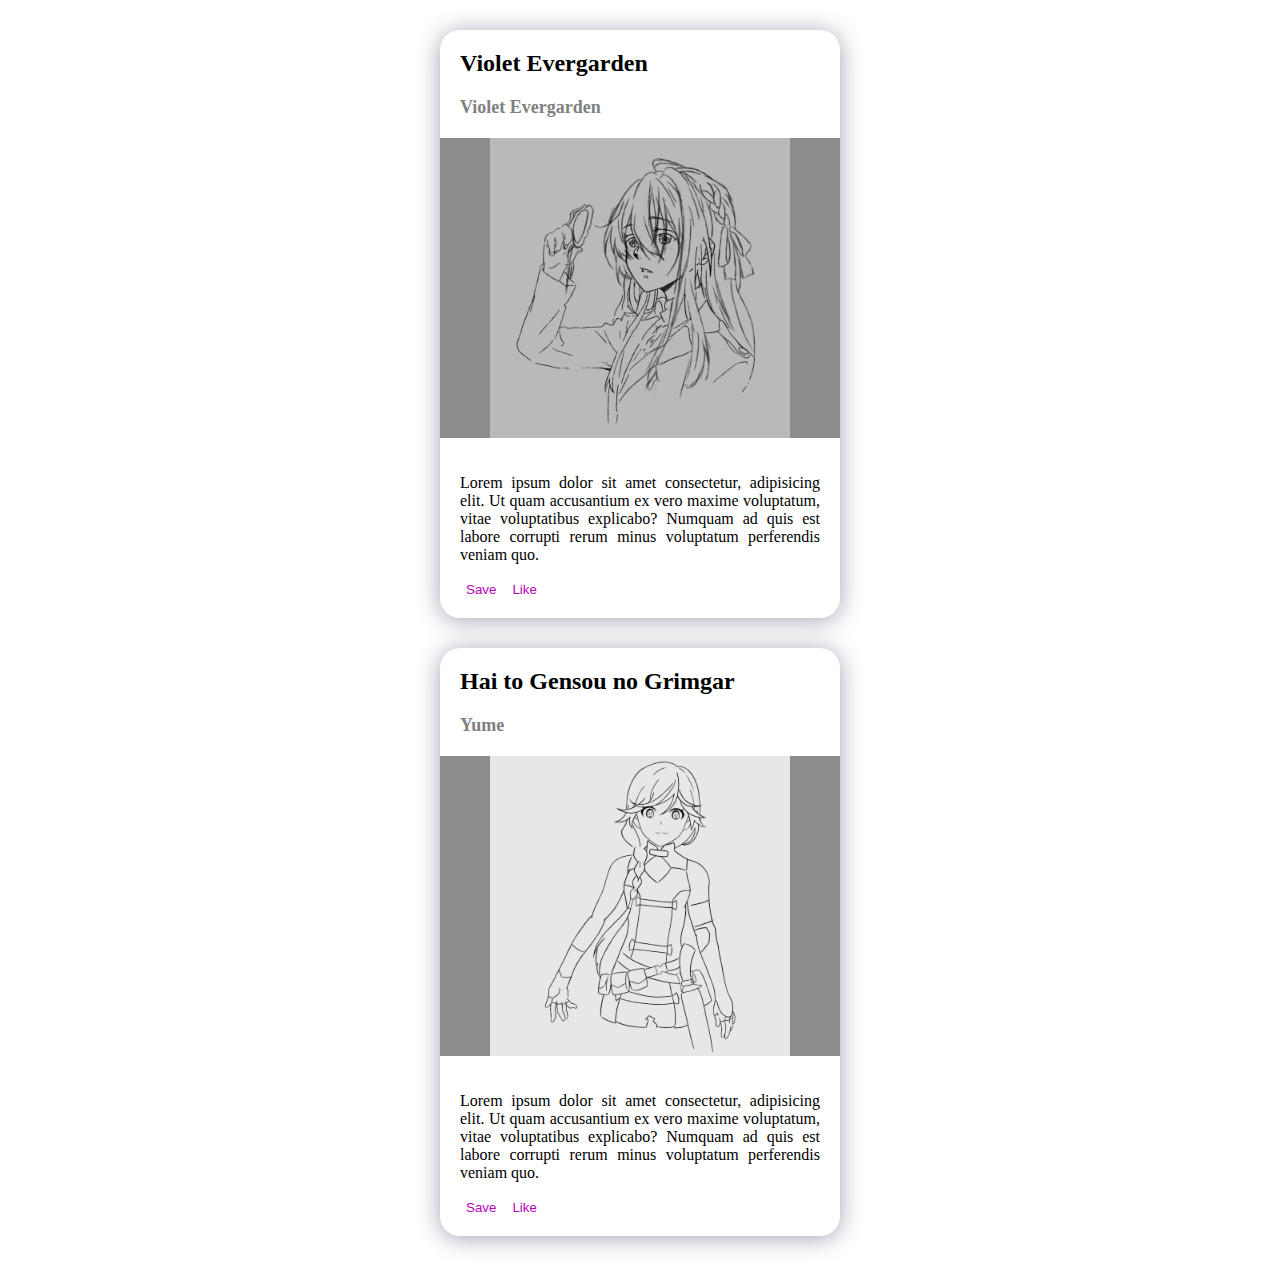
<file: projects/cards/index.html>
<!DOCTYPE html>
<html lang="pt-br">
<head>
    <meta charset="UTF-8">
    <meta http-equiv="X-UA-Compatible" content="IE=edge">
    <meta name="viewport" content="width=device-width, initial-scale=1.0">
    <link rel="stylesheet" href="style.css">
    <title>Card Prototype</title>
</head>
<body>
    <div class="card">
        <div class="card-body">
            <div class="top-card">
                <h2 class="tittle">Violet Evergarden</h2>
                <span class="top-text">Violet Evergarden</span>
            </div>
            <div class="media-card"></div>
            <div class="bottom-card">
                <p class="bottom-text">Lorem ipsum dolor sit amet consectetur, adipisicing elit. Ut quam accusantium ex vero maxime voluptatum, vitae voluptatibus explicabo? Numquam ad quis est labore corrupti rerum minus voluptatum perferendis veniam quo.</p>
                <div class="actions-card">
                    <button class="actions">Save</button>
                    <button class="actions">Like</button>
                </div>
            </div>
        </div>
    </div>

    <div class="card1">
        <div class="card-body">
            <div class="top-card">
                <h2 class="tittle">Hai to Gensou no Grimgar</h2>
                <span class="top-text">Yume</span>
            </div>
            <div class="media-card1"></div>
            <div class="bottom-card">
                <p class="bottom-text">Lorem ipsum dolor sit amet consectetur, adipisicing elit. Ut quam accusantium ex vero maxime voluptatum, vitae voluptatibus explicabo? Numquam ad quis est labore corrupti rerum minus voluptatum perferendis veniam quo.</p>
                <div class="actions-card">
                    <button class="actions">Save</button>
                    <button class="actions">Like</button>
                </div>
            </div>
        </div>
    </div>
</body>
</html>
</file>
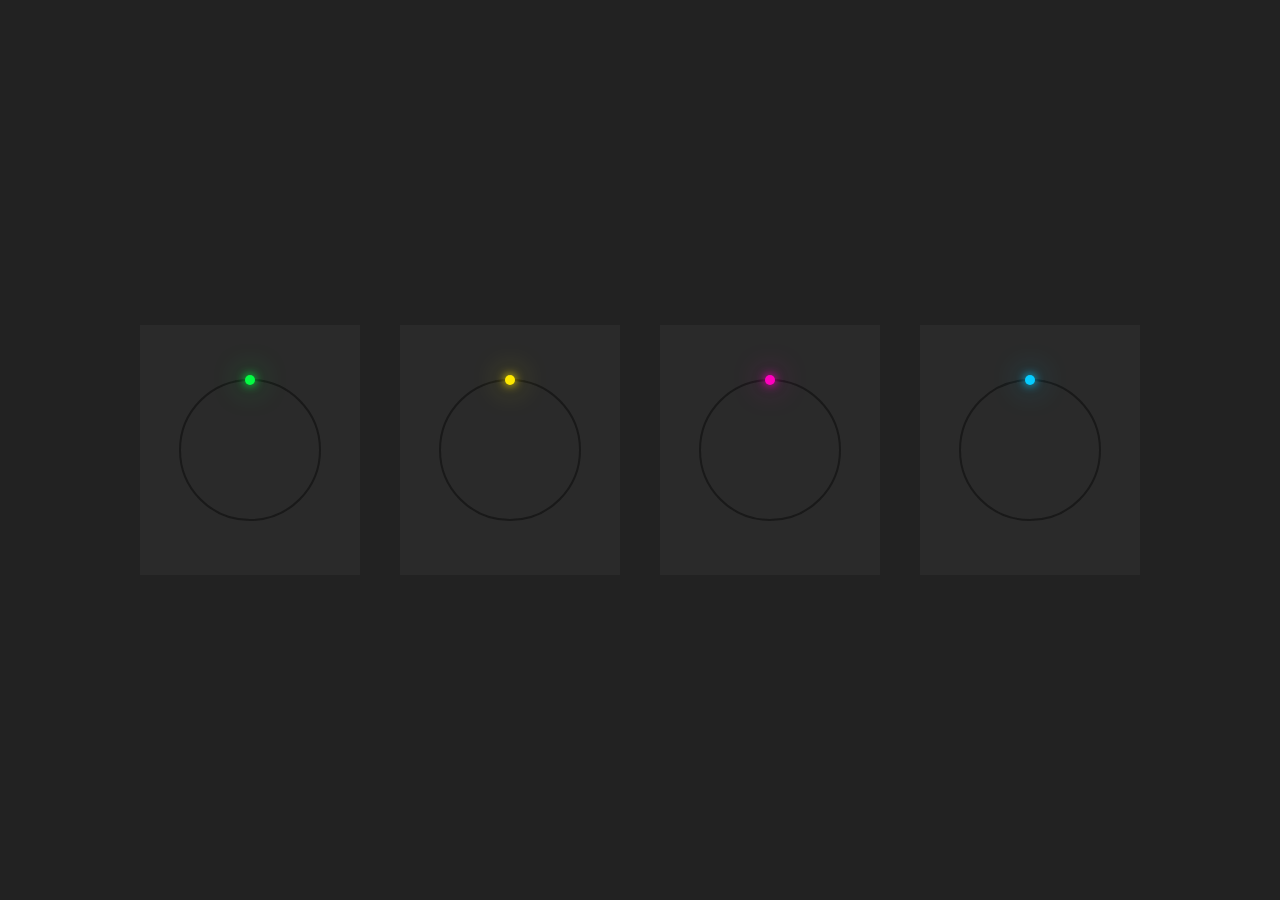
<file: projects/progress/index.html>
<!DOCTYPE html>
<html lang="en">
<head>
    <meta charset="UTF-8">
    <meta http-equiv="X-UA-Compatible" content="IE=edge">
    <meta name="viewport" content="width=device-width, initial-scale=1.0">
    <link rel="stylesheet" href="style.css">
    <title>Progress</title>
</head>
<body>
    <div class="container">
        <div class="card">
            <div class="percent" style="--clr:#04fc43;--num:85;">
                <div class="dot"></div>
                <svg>
                    <circle cx="70" cy="70" r="70"></circle>
                    <circle cx="70" cy="70" r="70"></circle>
                </svg>
                <div class="number">
                    <h2>85<span>%</span></h2>
                    <p>Html</p>
                </div>
            </div>
        </div>

        <div class="card">
            <div class="percent" style="--clr:#fee800;--num:75;">
                <div class="dot"></div>
                <svg>
                    <circle cx="70" cy="70" r="70"></circle>
                    <circle cx="70" cy="70" r="70"></circle>
                </svg>
                <div class="number">
                    <h2>75<span>%</span></h2>
                    <p>Krita</p>
                </div>
            </div>
        </div>

        <div class="card">
            <div class="percent" style="--clr:#ff00be;--num:60;">
                <div class="dot"></div>
                <svg>
                    <circle cx="70" cy="70" r="70"></circle>
                    <circle cx="70" cy="70" r="70"></circle>
                </svg>
                <div class="number">
                    <h2>60<span>%</span></h2>
                    <p>Css</p>
                </div>
            </div>
        </div>

        <div class="card">
            <div class="percent" style="--clr:#06ccff;--num:15;">
                <div class="dot"></div>
                <svg>
                    <circle cx="70" cy="70" r="70"></circle>
                    <circle cx="70" cy="70" r="70"></circle>
                </svg>
                <div class="number">
                    <h2>15<span>%</span></h2>
                    <p>Javascript</p>
                </div>
            </div>
        </div>

    </div>
</body>
</html>
</file>
<file: projects/cards/style.css>
body{
    margin-top: 30px;
    margin-bottom: 30px;
}
.card{
    display: flex;
    justify-content: center;
    align-items: center;
    align-content: center;
    width: 100%;
    height: 100%;
}
.card1{
    display: flex;
    justify-content: center;
    align-items: center;
    align-content: center;
    width: 100%;
    height: 100%;
    margin-top: 30px;
}
.card-body {
    background: #fff;
    border-radius: 20px;
    box-shadow: 0px 2px 23px #20204a6b;
    width: 400px;
}
.media-card{
    background-image: url('image/Violet\ Evergarden.png');
    background-position: center;
    height: 300px;
    width: 100%;
    background-color: rgba(0, 0, 0, 0.45);
    background-size: contain;
    background-repeat: no-repeat;    
}
.media-card1{
    background-image: url('image/Yume.png');
    background-position: center;
    height: 300px;
    width: 100%;
    background-color: rgba(0, 0, 0, 0.45);
    background-size: contain;
    background-repeat: no-repeat;    
}

/**/
.top-card{
    padding: 20px;
    padding-top: 0px;
}
.bottom-card{
    padding: 20px;
}
.actions-card{
    margin-top: 10px;
}
.actions{
    background: none;
    border: none;
    color: rgb(184, 0, 184);
}
.actions:hover{
    text-decoration: underline;
    color: rgb(66, 0, 66);
}
.top-text{
    color: gray;
    font-size: large;
    font-weight: 600;
}
.bottom-text{
    text-align: justify;
}
</file>
<file: projects/progress/style.css>
@import url('https://fonts.googleapis.com/css2?family=Philosopher:ital,wght@0,400;0,700;1,400;1,700&display=swap');

*{
    margin: 0;
    padding: 0;
    box-sizing: border-box;
    font-family: 'Philosopher', sans-serif;
}

body{
    display: flex;
    justify-content: center;
    align-items: center;
    height: 100vh;
    background: #222;
}

.container{
    position: relative;    
    display: flex;
    justify-content: center;
    align-items: center;
    flex-wrap: wrap;
    gap: 40px;
}

.container .card {
    background-color: #2a2a2a;
    width: 220px;
    height: 250px;
    position: relative;
    display: flex;
    justify-content: center;
    align-items: center;
}

.container .card .percent{
    position: relative;
    width: 150px;
    height: 150px;
}

.container .card .percent svg{
    position: relative;
    width: 150px;
    height: 150px;
    display: flex;
    justify-content: center;
    align-items: center;
    transform: rotate(270deg);
}

.container .card .percent svg circle{
    height: 100%;
    width: 100%;
    fill: transparent;
    stroke-width: 2;
    stroke: #191919;
    transform: translate(5px,5px);
    
}

.container .card .percent svg circle:nth-child(2){
    stroke: var(--clr);
    stroke-dasharray: 440;
    stroke-dashoffset: calc(440 - (440 * var(--num)) / 100);
    opacity: 0;
    animation: fadeIn 1s linear forwards;
    animation-delay: 2.5s;
}

@keyframes fadeIn{
    0%{
        opacity: 0;
    }

    100%{
        opacity: 1;
    }

}

.dot{
    position: absolute;
    width: 100%;
    height: 100%;
    display: flex;
    flex-direction: row;
    justify-content: center;
    z-index: 1;
    /* 360deg / 100 = 3.6 */
    animation: animationDot 2s linear forwards;
}

@keyframes animationDot{
    0%{
        transform: rotate(0deg);
    }
    100%{
    transform: rotate(calc(3.6deg * var(--num)));
    }
}

.dot::before{
    content: '';
    position: absolute;
    width: 10px;
    height: 10px;
    border-radius: 50%;
    background: var(--clr);
    box-shadow: 0 0 10px var(--clr), 0 0 30px var(--clr);
}

.number{
    position: absolute;
    inset: 0;
    display: flex;
    justify-content: center;
    align-items: center;
    flex-direction: column;
    opacity: 0;
    animation: fadeIn 1s linear forwards;
    animation-delay: 2.5s;
}

.number h2{
    display: flex;
    align-items: center;
    justify-content: center;
    color: aliceblue;
    font-weight: 700;
    font-size: 2.5em;
}

.number h2 span{
    font-weight: 300;
    color: aliceblue;
    font-size: 0.5em;
}

.number p{
    font-weight: 300;
    color: aliceblue;
    font-size: 1em;
    letter-spacing: 2px;
    line-height: 10px;
    margin-top: 5px;
    text-transform: uppercase;
}
</file>
